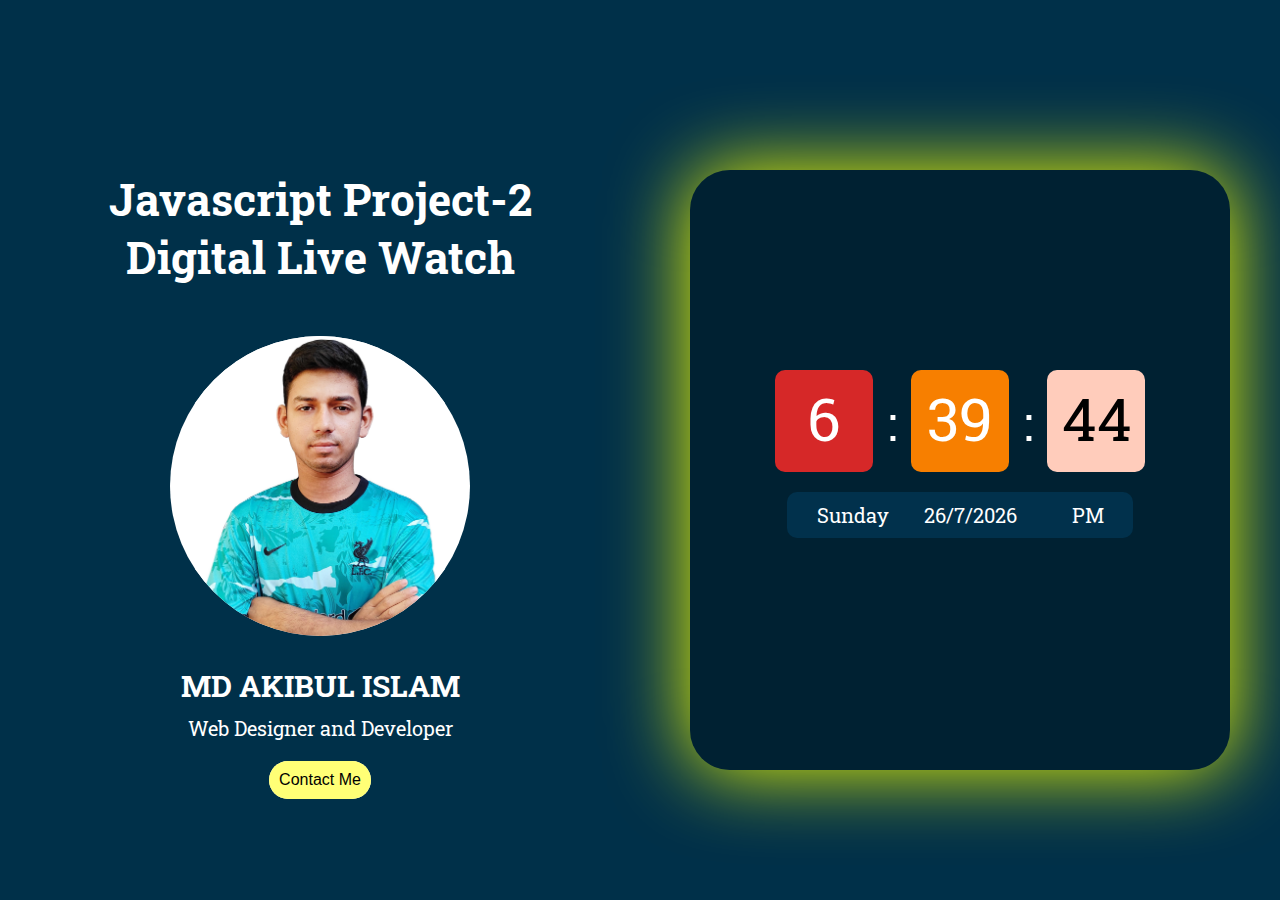
<file: index.html>
<!DOCTYPE html>
<html lang="en">
<head>
    <meta charset="UTF-8">
    <meta http-equiv="X-UA-Compatible" content="IE=edge">
    <meta name="viewport" content="width=device-width, initial-scale=1.0">
    <title>Javascript Final Project 2 | Digital Live Watch</title>
    <!-- GOOGLE FONTS LINK -->
    <link rel="preconnect" href="https://fonts.googleapis.com">
    <link rel="preconnect" href="https://fonts.gstatic.com" crossorigin>
    <link href="https://fonts.googleapis.com/css2?family=Roboto+Slab:wght@100;200;300;400;500;600;700;800;900&display=swap" rel="stylesheet"> 
    <!-- STYLE CSS LINK -->
    <link rel="stylesheet" href="style.css">
    <link rel="stylesheet" href="responsive.css">
</head>
<body>
    <div class="container">
        <div class="main_content">
            <div class="frist_content">
                <div class="project_name">
                    <h1>Javascript Project-2 <br> Digital Live Watch</h1>
                    <div class="pro_img">
                        <img src="home_img1.jpg" alt="woner_pic">
                    </div>
                    <div class="pro_content">
                        <h2>MD AKIBUL ISLAM</h2>
                        <p>Web Designer and Developer</p>
                        <button><a href="https://www.upwork.com/services/product/a-convert-psd-to-html-1436594679184101376?ref=project_share&tier=0" target="_blank">Contact Me</a></button>
                    </div>
                </div>
            </div>
            <div class="second_content">
                <div class="time">
                    <span class="hour">04</span>
                    <span class="colon">:</span>
                    <span class="minit">04</span>
                    <span class="colon">:</span>
                    <span class="sec">04</span>

                    <div class="mon_day">
                        <span class="day">wednesday</span>
                        <span class="date">02/04/2012</span>
                        <span class="am_pm">PM</span>
                    </div>
                </div>
            </div>
        </div>
    </div>




    <script src="app.js"></script>
</body>
</html>
</file>
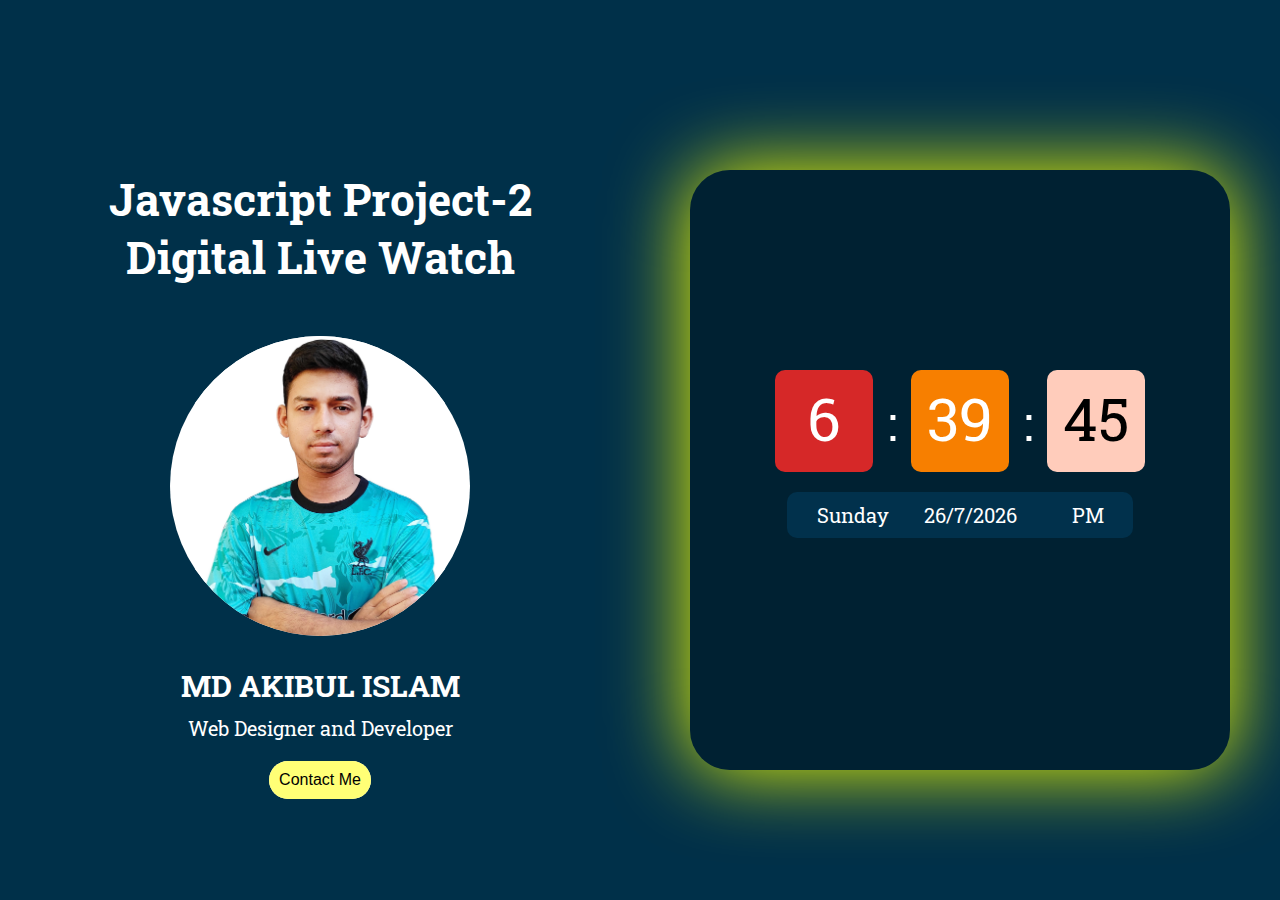
<file: live watch/index.html>
<!DOCTYPE html>
<html lang="en">
<head>
    <meta charset="UTF-8">
    <meta http-equiv="X-UA-Compatible" content="IE=edge">
    <meta name="viewport" content="width=device-width, initial-scale=1.0">
    <title>Javascript Final Project 2 | Digital Live Watch</title>
    <!-- GOOGLE FONTS LINK -->
    <link rel="preconnect" href="https://fonts.googleapis.com">
    <link rel="preconnect" href="https://fonts.gstatic.com" crossorigin>
    <link href="https://fonts.googleapis.com/css2?family=Roboto+Slab:wght@100;200;300;400;500;600;700;800;900&display=swap" rel="stylesheet"> 
    <!-- STYLE CSS LINK -->
    <link rel="stylesheet" href="style.css">
    <link rel="stylesheet" href="responsive.css">
</head>
<body>
    <div class="container">
        <div class="main_content">
            <div class="frist_content">
                <div class="project_name">
                    <h1>Javascript Project-2 <br> Digital Live Watch</h1>
                    <div class="pro_img">
                        <img src="home_img1.jpg" alt="woner_pic">
                    </div>
                    <div class="pro_content">
                        <h2>MD AKIBUL ISLAM</h2>
                        <p>Web Designer and Developer</p>
                        <button><a href="https://www.upwork.com/services/product/a-convert-psd-to-html-1436594679184101376?ref=project_share&tier=0" target="_blank">Contact Me</a></button>
                    </div>
                </div>
            </div>
            <div class="second_content">
                <div class="time">
                    <span class="hour">04</span>
                    <span class="colon">:</span>
                    <span class="minit">04</span>
                    <span class="colon">:</span>
                    <span class="sec">04</span>

                    <div class="mon_day">
                        <span class="day">wednesday</span>
                        <span class="date">02/04/2012</span>
                        <span class="am_pm">PM</span>
                    </div>
                </div>
            </div>
        </div>
    </div>




    <script src="app.js"></script>
</body>
</html>
</file>
<file: style.css>
*{
    padding:0;
    margin:0;
    box-sizing:border-box;
} 
body{
    background:#003049;
    font-family: 'Roboto Slab', serif;
    margin:0;
    padding:0;
    color:#fff;
}
html{
    font-size:62.5%;
    scroll-behavior:smooth;
}
a{
    text-decoration:none;
}
.container{
    max-width:140rem;
    margin:auto;
}
.main_content{
    display: flex;
}
.frist_content{
    width:50%;
    padding:5rem;
    margin-top:12rem;
}
.project_name h1{
    font-size:4.4rem;
    text-align: center;
    margin-bottom:5rem;
}
.pro_img{
    margin:auto;
    text-align: center;
    width:30rem;
    height: 30rem;
    border-radius:50%;
    background:#fff;
    overflow: hidden;
}
.pro_img img{
    width:25rem;
}
.pro_content{
    text-align: center;
    margin-top:3rem;
}
.pro_content h2{
    font-size:3rem;
}
.pro_content p{
    font-size:2rem;
    margin-top:1rem;
}
.pro_content button{
    border:none;
    outline:none;
    margin-top:2rem;
    font-size:1.6rem;
    border-radius: 2rem;
}
.pro_content button a:hover{
    background:#d62828;
    color:rgb(255, 255, 255);
}
.pro_content button a{
    color:rgb(0, 0, 0);
    display: block;
    background:#ffff76;
    padding:1rem;
    border-radius:2rem;
}
.second_content{
    width:50%;
    padding:5rem;
    margin-top:12rem;
}
.time{
    background:#0101014e;
    width:40%rem;
    height: 60rem;
    border-radius: 4rem;
    box-shadow:rgb(242, 255, 0) 0rem 0rem 8rem;
    padding-top: 20rem;
    text-align: center;
    margin:auto;
}
.time .hour, .minit, .sec{
    width:9.8rem;
    height: 10.2rem;
}
.hour, .minit, .sec{
    background: #d62828;
    display: inline-block;
    font-size: 6rem;
    padding-top: .8rem;
    padding-right: 1.5rem;
    padding-left: 1.5rem;
    padding-bottom: 1.5rem;
    border-radius: 1rem;
}
.minit{
    background:#f77f00;
    color:#ffffff;
}
.sec{
    background:#fcbf;
    color:black;
}
.colon{
    display:inline-block;
    font-size:5rem;
    padding:0 1.2rem;
    border-radius: 1rem;
}
.mon_day{
    background:#013a59a8;
    padding:1rem;
    margin-top:2rem !important;
    font-size:2rem;
    border-radius:1rem;
    text-align: center;
    width:64%;
    margin:auto;
}
.mon_day span{
    display: inline-block;
}
.date{
    margin-left:3rem;
    margin-right:5rem;
}
</file>
<file: responsive.css>
@media only screen and (max-width:1200px){
    .pro_img {
        width: 25rem;
        height: 25rem;
      }
      .time .hour, .minit, .sec {
        width: 8.8rem;
        height: 9.2rem;
      }
      .hour, .minit, .sec {
        font-size: 5rem;
      }
      .mon_day {
        width: 85%;
      }
}
@media only screen and (max-width:992px){
    .project_name h1 {
        font-size: 3rem;
        margin-bottom: 3rem;
      }
      .time .hour, .minit, .sec {
        width: 6.8rem;
        height: 6.2rem;
      }
      .hour, .minit, .sec {
        font-size: 3rem;
      }
      .colon {
        padding: 0 .5rem;
      }
      .mon_day {
        width: 90%;
      }
      .mon_day {
        font-size: 1.5rem;
      }
}
@media only screen and (max-width:768px){
    .main_content {
        display: block;
      }
      .frist_content {
        width: 100%;
        margin-top:4rem;
      }
      .project_name h1 {
        font-size: 4rem;
        margin-bottom: 4rem;
      }
      .pro_img {
        width: 30rem;
        height: 30rem;
      }
      .second_content {
        width: 100%;
        margin-top: 10rem;
      }
      .time .hour, .minit, .sec {
        width: 9.8rem;
        height: 10.2rem;
      }
      .hour, .minit, .sec {
        font-size: 6rem;
      }
      .pro_content {
        margin-top: 5rem;
      }
      .mon_day {
        width: 75%;
        font-size: 1.8rem;
      }
}
@media only screen and (max-width:576px){
    .project_name h1 {
        font-size: 3.5rem;
      }
      .pro_img {
        width: 25rem;
        height: 25rem;
      }
      .pro_content h2 {
        font-size: 2rem;
      }
      .time{
        height: 50rem;
      }
      .time .hour, .minit, .sec {
        width: 5.8rem;
        height: 6.2rem;
      }
      .hour, .minit, .sec {
        font-size: 3rem;
      }
      .date {
        margin-left: 1rem;
        margin-right: 2rem;
      }
      .mon_day {
        width: 90%;
        font-size:1.5rem;
      }
}
</file>
<file: live watch/style.css>
*{
    padding:0;
    margin:0;
    box-sizing:border-box;
} 
body{
    background:#003049;
    font-family: 'Roboto Slab', serif;
    margin:0;
    padding:0;
    color:#fff;
}
html{
    font-size:62.5%;
    scroll-behavior:smooth;
}
a{
    text-decoration:none;
}
.container{
    max-width:140rem;
    margin:auto;
}
.main_content{
    display: flex;
}
.frist_content{
    width:50%;
    padding:5rem;
    margin-top:12rem;
}
.project_name h1{
    font-size:4.4rem;
    text-align: center;
    margin-bottom:5rem;
}
.pro_img{
    margin:auto;
    text-align: center;
    width:30rem;
    height: 30rem;
    border-radius:50%;
    background:#fff;
    overflow: hidden;
}
.pro_img img{
    width:25rem;
}
.pro_content{
    text-align: center;
    margin-top:3rem;
}
.pro_content h2{
    font-size:3rem;
}
.pro_content p{
    font-size:2rem;
    margin-top:1rem;
}
.pro_content button{
    border:none;
    outline:none;
    margin-top:2rem;
    font-size:1.6rem;
    border-radius: 2rem;
}
.pro_content button a:hover{
    background:#d62828;
    color:rgb(255, 255, 255);
}
.pro_content button a{
    color:rgb(0, 0, 0);
    display: block;
    background:#ffff76;
    padding:1rem;
    border-radius:2rem;
}
.second_content{
    width:50%;
    padding:5rem;
    margin-top:12rem;
}
.time{
    background:#0101014e;
    width:40%rem;
    height: 60rem;
    border-radius: 4rem;
    box-shadow:rgb(242, 255, 0) 0rem 0rem 8rem;
    padding-top: 20rem;
    text-align: center;
    margin:auto;
}
.time .hour, .minit, .sec{
    width:9.8rem;
    height: 10.2rem;
}
.hour, .minit, .sec{
    background: #d62828;
    display: inline-block;
    font-size: 6rem;
    padding-top: .8rem;
    padding-right: 1.5rem;
    padding-left: 1.5rem;
    padding-bottom: 1.5rem;
    border-radius: 1rem;
}
.minit{
    background:#f77f00;
    color:#ffffff;
}
.sec{
    background:#fcbf;
    color:black;
}
.colon{
    display:inline-block;
    font-size:5rem;
    padding:0 1.2rem;
    border-radius: 1rem;
}
.mon_day{
    background:#013a59a8;
    padding:1rem;
    margin-top:2rem !important;
    font-size:2rem;
    border-radius:1rem;
    text-align: center;
    width:64%;
    margin:auto;
}
.mon_day span{
    display: inline-block;
}
.date{
    margin-left:3rem;
    margin-right:5rem;
}
</file>
<file: live watch/responsive.css>
@media only screen and (max-width:1200px){
    .pro_img {
        width: 25rem;
        height: 25rem;
      }
      .time .hour, .minit, .sec {
        width: 8.8rem;
        height: 9.2rem;
      }
      .hour, .minit, .sec {
        font-size: 5rem;
      }
      .mon_day {
        width: 85%;
      }
}
@media only screen and (max-width:992px){
    .project_name h1 {
        font-size: 3rem;
        margin-bottom: 3rem;
      }
      .time .hour, .minit, .sec {
        width: 6.8rem;
        height: 6.2rem;
      }
      .hour, .minit, .sec {
        font-size: 3rem;
      }
      .colon {
        padding: 0 .5rem;
      }
      .mon_day {
        width: 90%;
      }
      .mon_day {
        font-size: 1.5rem;
      }
}
@media only screen and (max-width:768px){
    .main_content {
        display: block;
      }
      .frist_content {
        width: 100%;
        margin-top:4rem;
      }
      .project_name h1 {
        font-size: 4rem;
        margin-bottom: 4rem;
      }
      .pro_img {
        width: 30rem;
        height: 30rem;
      }
      .second_content {
        width: 100%;
        margin-top: 10rem;
      }
      .time .hour, .minit, .sec {
        width: 9.8rem;
        height: 10.2rem;
      }
      .hour, .minit, .sec {
        font-size: 6rem;
      }
      .pro_content {
        margin-top: 5rem;
      }
      .mon_day {
        width: 75%;
        font-size: 1.8rem;
      }
}
@media only screen and (max-width:576px){
    .project_name h1 {
        font-size: 3.5rem;
      }
      .pro_img {
        width: 25rem;
        height: 25rem;
      }
      .pro_content h2 {
        font-size: 2rem;
      }
      .time{
        height: 50rem;
      }
      .time .hour, .minit, .sec {
        width: 5.8rem;
        height: 6.2rem;
      }
      .hour, .minit, .sec {
        font-size: 3rem;
      }
      .date {
        margin-left: 1rem;
        margin-right: 2rem;
      }
      .mon_day {
        width: 90%;
        font-size:1.5rem;
      }
}
</file>
